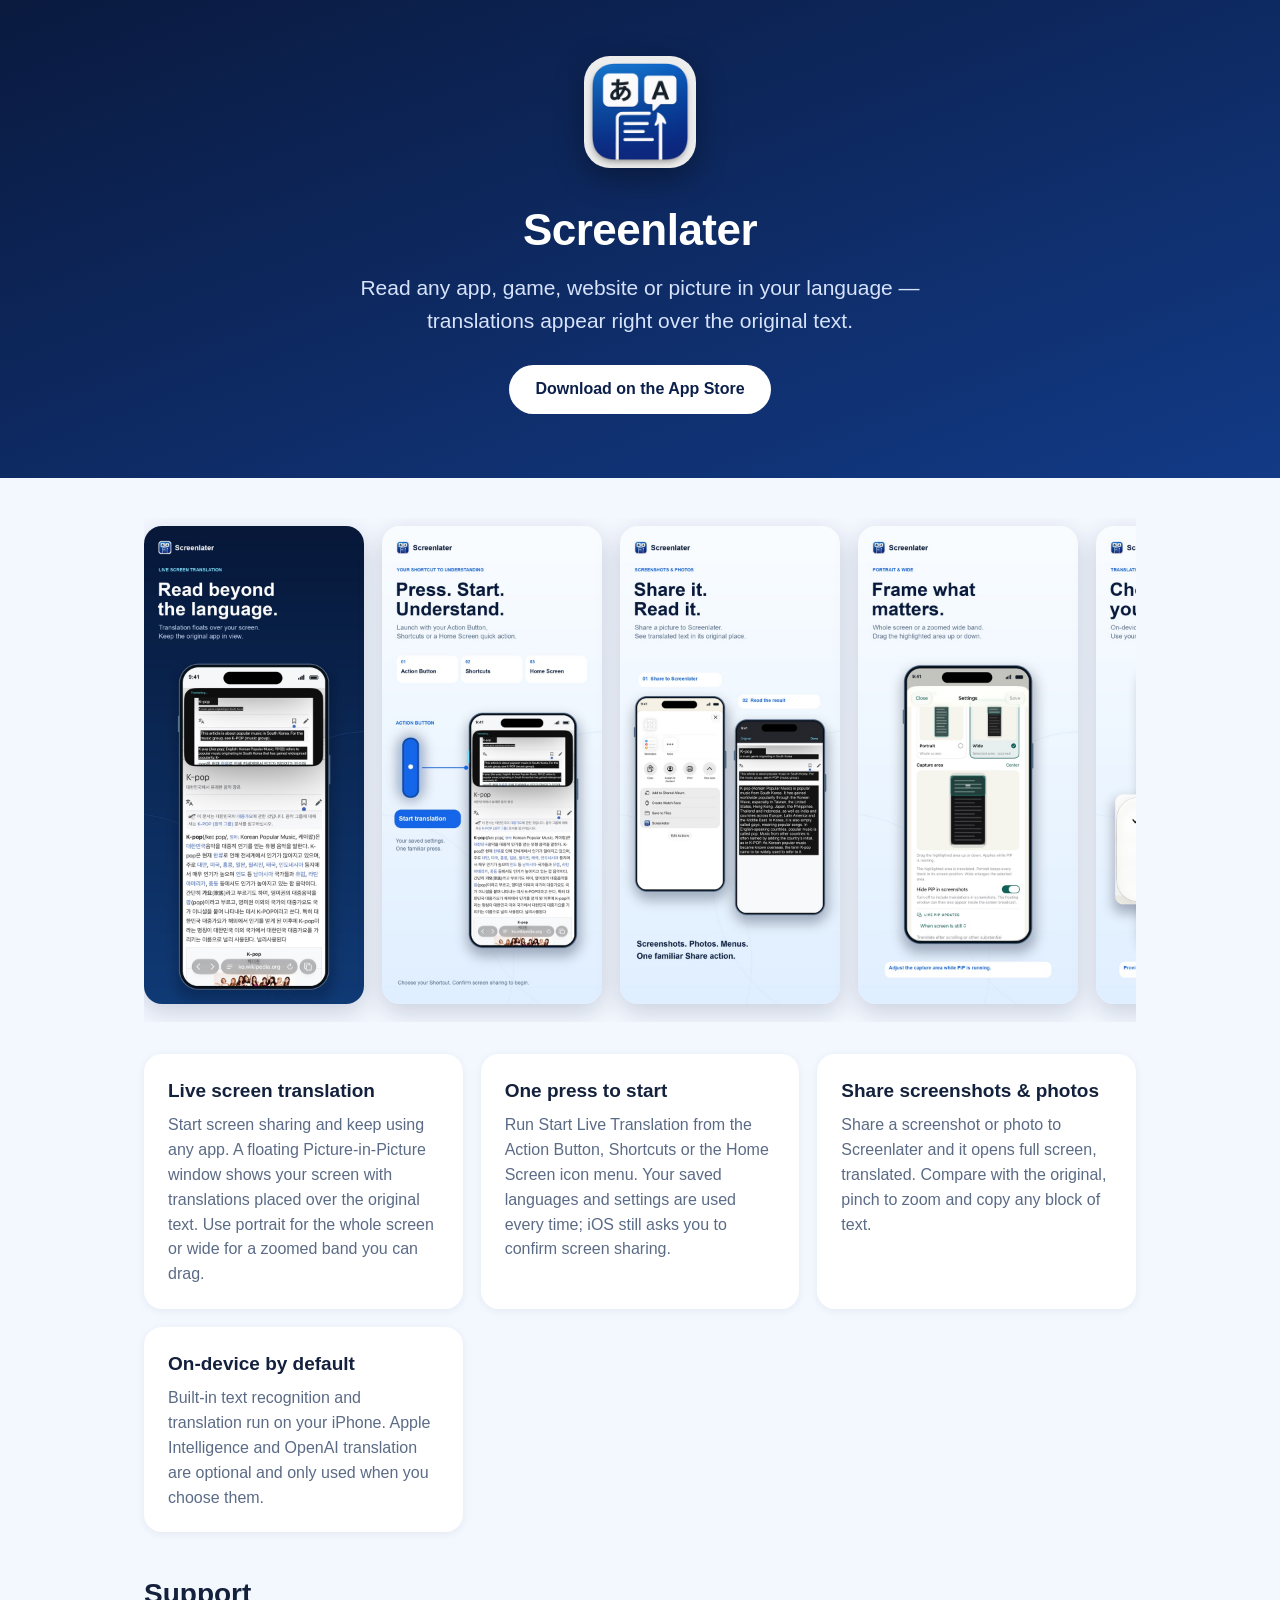
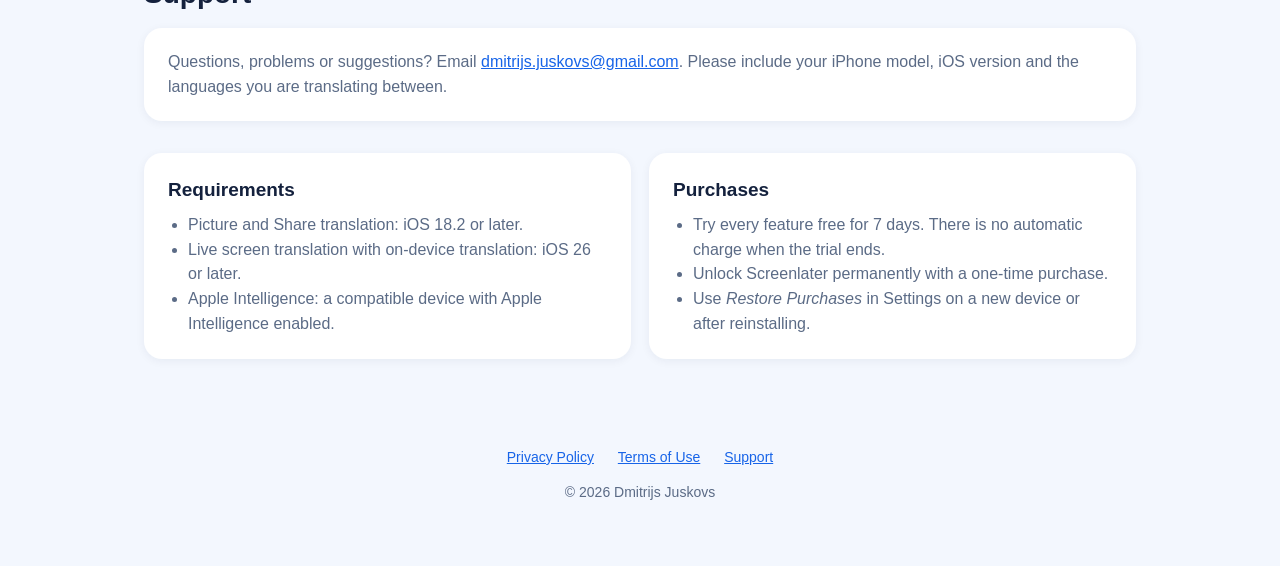
<file: screenlater/index.html>
<!DOCTYPE html>
<html lang="en">
<head>
  <meta charset="utf-8">
  <meta name="viewport" content="width=device-width, initial-scale=1">
  <title>Screenlater — Live screen &amp; photo translator for iPhone</title>
  <meta name="description" content="Screenlater translates the text on your iPhone screen and in your screenshots, placing translations right over the original text.">
  <meta name="apple-itunes-app" content="app-id=6749811789">
  <link rel="icon" href="img/icon.png">
  <link rel="apple-touch-icon" href="img/icon.png">
  <link rel="stylesheet" href="style.css">
</head>
<body>
  <header class="hero">
    <img class="icon" src="img/icon.png" alt="Screenlater app icon">
    <h1>Screenlater</h1>
    <p class="tagline">Read any app, game, website or picture in your language — translations appear right over the original text.</p>
    <a class="button" href="https://apps.apple.com/app/id6749811789">Download on the App Store</a>
  </header>

  <main>
    <div class="shots" aria-label="Screenshots">
      <img src="img/01-live-screen-translation.jpg" alt="Live translation in a floating Picture-in-Picture window">
      <img src="img/02-action-button-shortcuts.jpg" alt="Start translation with the Action Button">
      <img src="img/03-share-screenshots.jpg" alt="Share a screenshot to Screenlater">
      <img src="img/05-portrait-wide-controls.jpg" alt="Portrait and wide capture modes">
      <img src="img/07-translation-engines.jpg" alt="Choose your translation engine">
    </div>

    <div class="features">
      <div class="card">
        <h3>Live screen translation</h3>
        <p>Start screen sharing and keep using any app. A floating Picture-in-Picture window shows your screen with translations placed over the original text. Use portrait for the whole screen or wide for a zoomed band you can drag.</p>
      </div>
      <div class="card">
        <h3>One press to start</h3>
        <p>Run Start Live Translation from the Action Button, Shortcuts or the Home Screen icon menu. Your saved languages and settings are used every time; iOS still asks you to confirm screen sharing.</p>
      </div>
      <div class="card">
        <h3>Share screenshots &amp; photos</h3>
        <p>Share a screenshot or photo to Screenlater and it opens full screen, translated. Compare with the original, pinch to zoom and copy any block of text.</p>
      </div>
      <div class="card">
        <h3>On-device by default</h3>
        <p>Built-in text recognition and translation run on your iPhone. Apple Intelligence and OpenAI translation are optional and only used when you choose them.</p>
      </div>
    </div>

    <section id="support">
      <h2>Support</h2>
      <div class="card">
        <p>Questions, problems or suggestions? Email <a href="mailto:dmitrijs.juskovs@gmail.com?subject=Screenlater%20support">dmitrijs.juskovs@gmail.com</a>. Please include your iPhone model, iOS version and the languages you are translating between.</p>
      </div>
      <div class="features">
        <div class="card">
          <h3>Requirements</h3>
          <ul>
            <li>Picture and Share translation: iOS 18.2 or later.</li>
            <li>Live screen translation with on-device translation: iOS 26 or later.</li>
            <li>Apple Intelligence: a compatible device with Apple Intelligence enabled.</li>
          </ul>
        </div>
        <div class="card">
          <h3>Purchases</h3>
          <ul>
            <li>Try every feature free for 7 days. There is no automatic charge when the trial ends.</li>
            <li>Unlock Screenlater permanently with a one-time purchase.</li>
            <li>Use <em>Restore Purchases</em> in Settings on a new device or after reinstalling.</li>
          </ul>
        </div>
      </div>
    </section>
  </main>

  <footer>
    <a href="privacy.html">Privacy Policy</a>
    <a href="https://www.apple.com/legal/internet-services/itunes/dev/stdeula/">Terms of Use</a>
    <a href="#support">Support</a>
    <p>© 2026 Dmitrijs Juskovs</p>
  </footer>
</body>
</html>
</file>
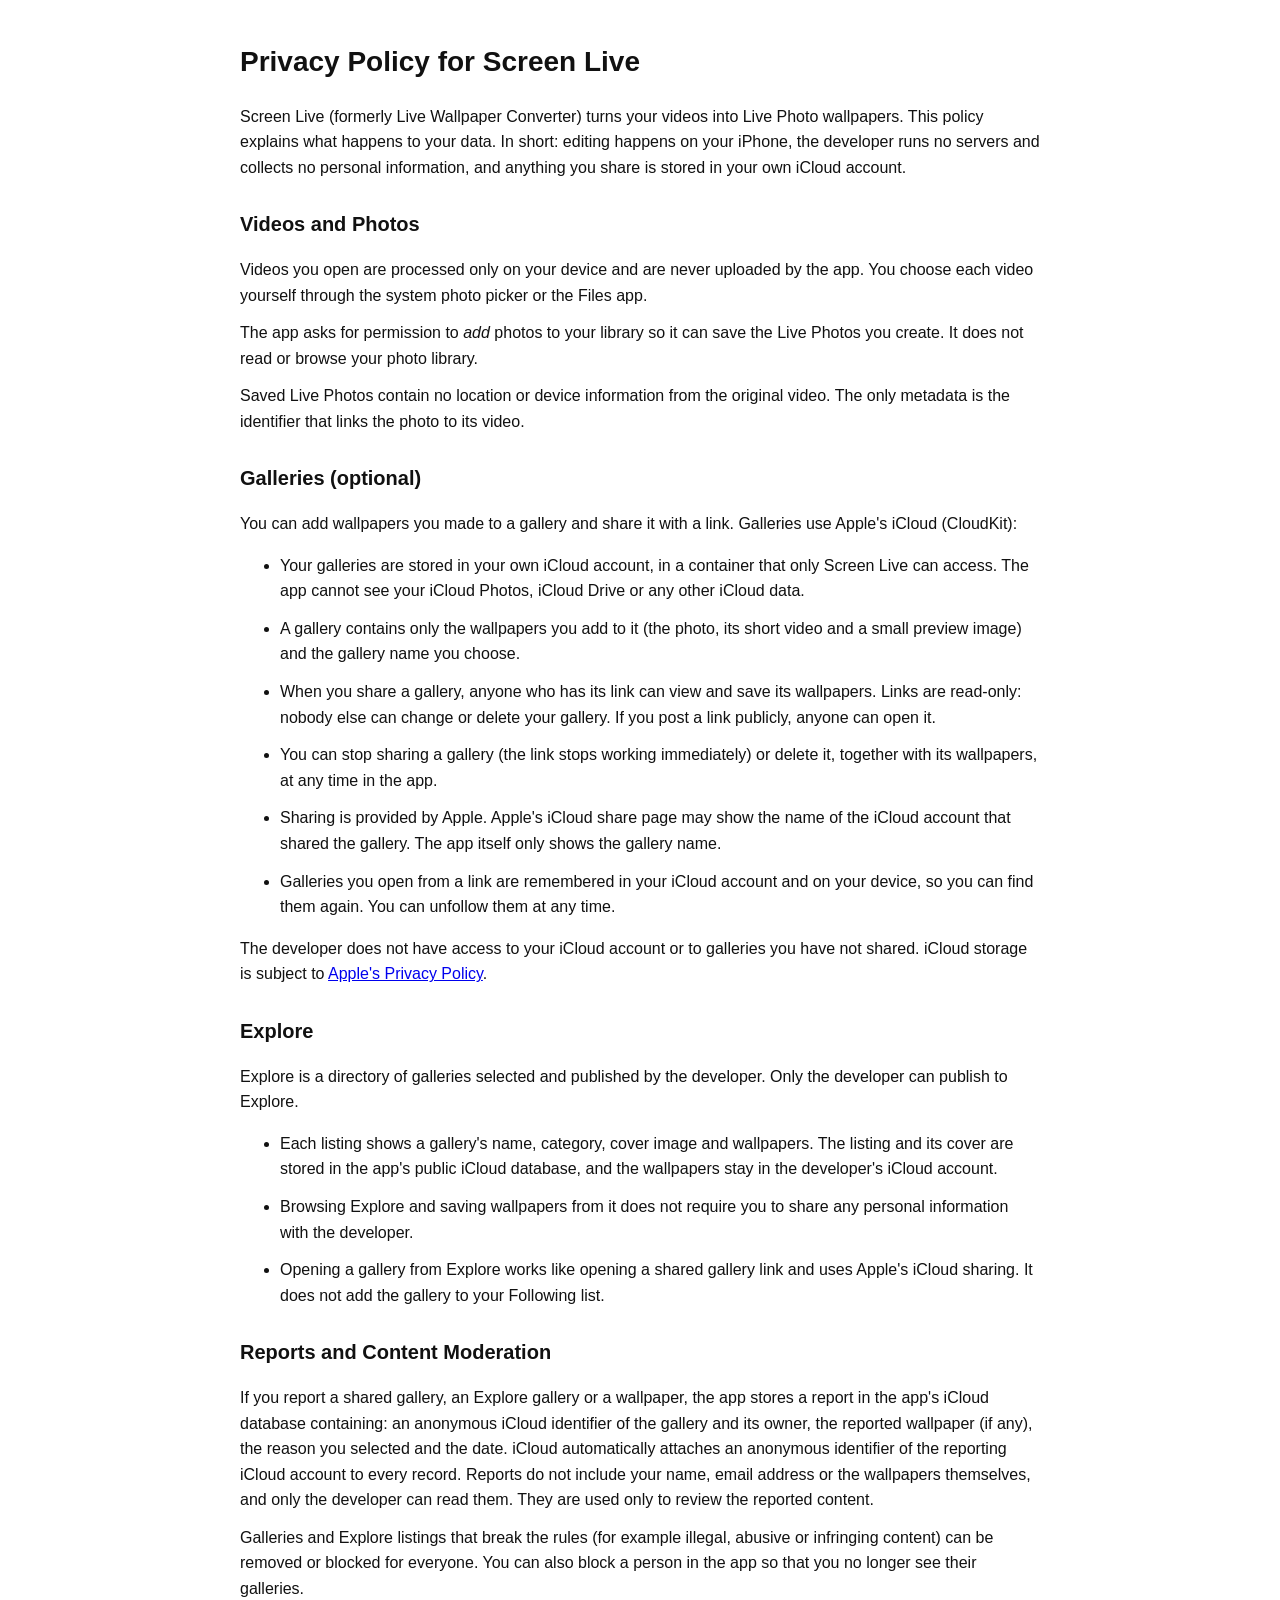
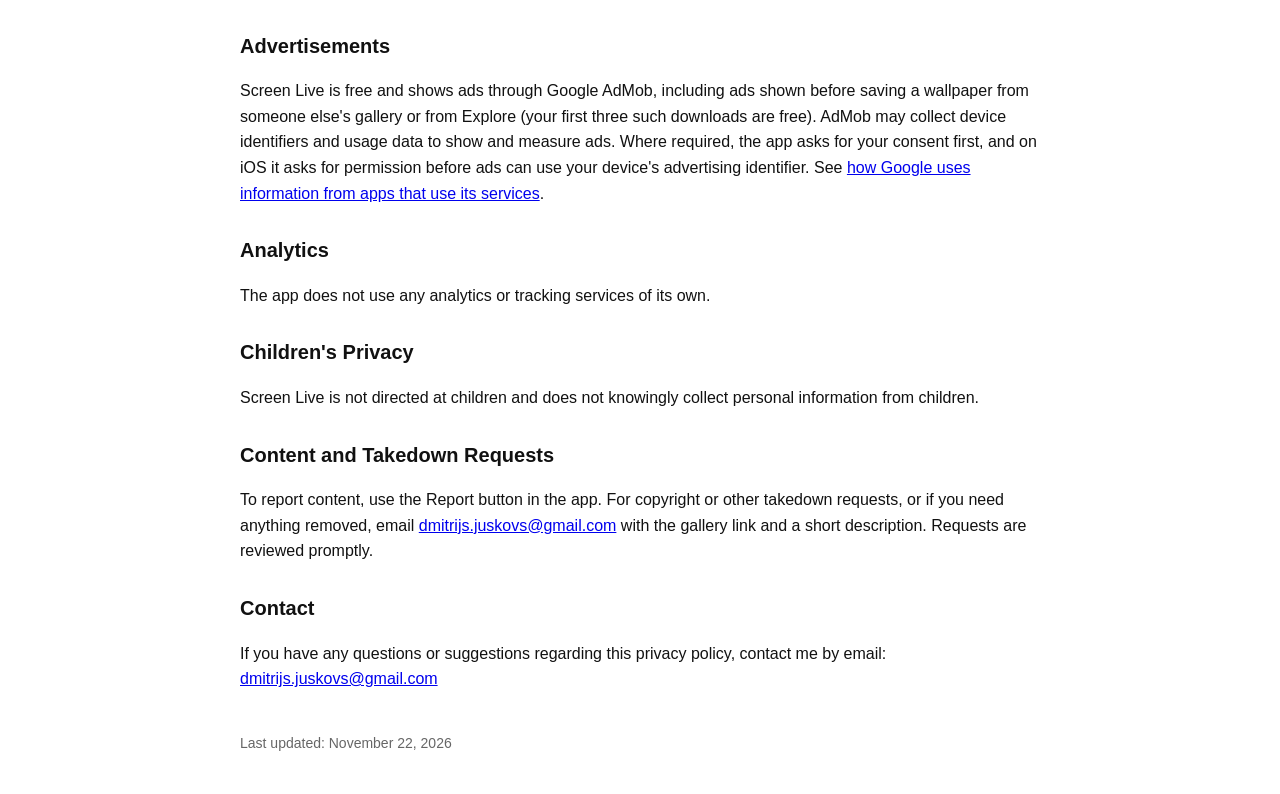
<file: LiveWallpaperConverter.html>
<!DOCTYPE html>
<html lang="en">
<head>
    <meta charset="UTF-8">
    <meta name="viewport" content="width=device-width, initial-scale=1.0">
    <title>Privacy Policy - Screen Live</title>
    <style>
        body {
            font-family: -apple-system, BlinkMacSystemFont, "Segoe UI", Roboto, Helvetica, Arial, sans-serif;
            line-height: 1.6;
            max-width: 800px;
            margin: 40px auto;
            padding: 0 20px;
            color: #111;
            background-color: #fff;
        }
        h1 {
            font-size: 28px;
        }
        h2 {
            margin-top: 28px;
            font-size: 20px;
        }
        p, li {
            margin: 12px 0;
        }
        .footer {
            margin-top: 40px;
            font-size: 14px;
            color: #666;
        }
    </style>
</head>
<body>

<h1>Privacy Policy for Screen Live</h1>

<p>Screen Live (formerly Live Wallpaper Converter) turns your videos into Live Photo wallpapers. This policy explains what happens to your data. In short: editing happens on your iPhone, the developer runs no servers and collects no personal information, and anything you share is stored in your own iCloud account.</p>

<h2>Videos and Photos</h2>

<p>Videos you open are processed only on your device and are never uploaded by the app. You choose each video yourself through the system photo picker or the Files app.</p>

<p>The app asks for permission to <em>add</em> photos to your library so it can save the Live Photos you create. It does not read or browse your photo library.</p>

<p>Saved Live Photos contain no location or device information from the original video. The only metadata is the identifier that links the photo to its video.</p>

<h2>Galleries (optional)</h2>

<p>You can add wallpapers you made to a gallery and share it with a link. Galleries use Apple's iCloud (CloudKit):</p>

<ul>
    <li>Your galleries are stored in your own iCloud account, in a container that only Screen Live can access. The app cannot see your iCloud Photos, iCloud Drive or any other iCloud data.</li>
    <li>A gallery contains only the wallpapers you add to it (the photo, its short video and a small preview image) and the gallery name you choose.</li>
    <li>When you share a gallery, anyone who has its link can view and save its wallpapers. Links are read-only: nobody else can change or delete your gallery. If you post a link publicly, anyone can open it.</li>
    <li>You can stop sharing a gallery (the link stops working immediately) or delete it, together with its wallpapers, at any time in the app.</li>
    <li>Sharing is provided by Apple. Apple's iCloud share page may show the name of the iCloud account that shared the gallery. The app itself only shows the gallery name.</li>
    <li>Galleries you open from a link are remembered in your iCloud account and on your device, so you can find them again. You can unfollow them at any time.</li>
</ul>

<p>The developer does not have access to your iCloud account or to galleries you have not shared. iCloud storage is subject to <a href="https://www.apple.com/legal/privacy/">Apple's Privacy Policy</a>.</p>

<h2>Explore</h2>

<p>Explore is a directory of galleries selected and published by the developer. Only the developer can publish to Explore.</p>

<ul>
    <li>Each listing shows a gallery's name, category, cover image and wallpapers. The listing and its cover are stored in the app's public iCloud database, and the wallpapers stay in the developer's iCloud account.</li>
    <li>Browsing Explore and saving wallpapers from it does not require you to share any personal information with the developer.</li>
    <li>Opening a gallery from Explore works like opening a shared gallery link and uses Apple's iCloud sharing. It does not add the gallery to your Following list.</li>
</ul>

<h2>Reports and Content Moderation</h2>

<p>If you report a shared gallery, an Explore gallery or a wallpaper, the app stores a report in the app's iCloud database containing: an anonymous iCloud identifier of the gallery and its owner, the reported wallpaper (if any), the reason you selected and the date. iCloud automatically attaches an anonymous identifier of the reporting iCloud account to every record. Reports do not include your name, email address or the wallpapers themselves, and only the developer can read them. They are used only to review the reported content.</p>

<p>Galleries and Explore listings that break the rules (for example illegal, abusive or infringing content) can be removed or blocked for everyone. You can also block a person in the app so that you no longer see their galleries.</p>

<h2>Advertisements</h2>

<p>Screen Live is free and shows ads through Google AdMob, including ads shown before saving a wallpaper from someone else's gallery or from Explore (your first three such downloads are free). AdMob may collect device identifiers and usage data to show and measure ads. Where required, the app asks for your consent first, and on iOS it asks for permission before ads can use your device's advertising identifier. See <a href="https://policies.google.com/technologies/ads">how Google uses information from apps that use its services</a>.</p>

<h2>Analytics</h2>

<p>The app does not use any analytics or tracking services of its own.</p>

<h2>Children's Privacy</h2>

<p>Screen Live is not directed at children and does not knowingly collect personal information from children.</p>

<h2>Content and Takedown Requests</h2>

<p>To report content, use the Report button in the app. For copyright or other takedown requests, or if you need anything removed, email <a href="mailto:dmitrijs.juskovs@gmail.com">dmitrijs.juskovs@gmail.com</a> with the gallery link and a short description. Requests are reviewed promptly.</p>

<h2>Contact</h2>

<p>If you have any questions or suggestions regarding this privacy policy, contact me by email: <a href="mailto:dmitrijs.juskovs@gmail.com">dmitrijs.juskovs@gmail.com</a></p>

<p class="footer">Last updated: November 22, 2026</p>

</body>
</html>
</file>
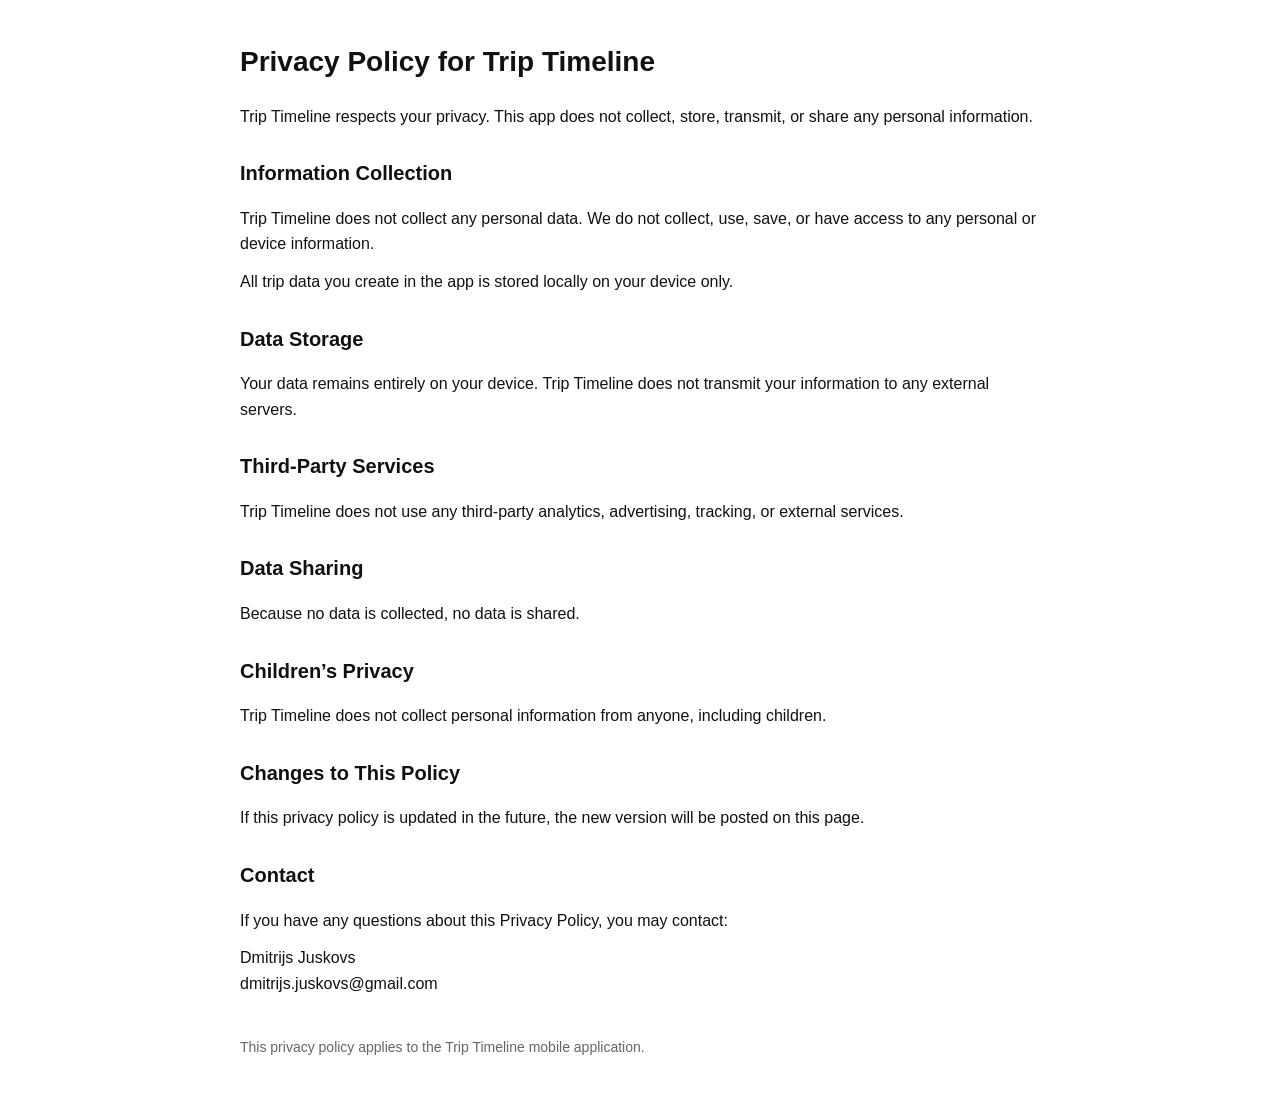
<file: trip_timeline.html>
<!DOCTYPE html>
<html lang="en">
<head>
    <meta charset="UTF-8">
    <meta name="viewport" content="width=device-width, initial-scale=1.0">
    <title>Privacy Policy - Trip Timeline</title>
    <style>
        body {
            font-family: -apple-system, BlinkMacSystemFont, "Segoe UI", Roboto, Helvetica, Arial, sans-serif;
            line-height: 1.6;
            max-width: 800px;
            margin: 40px auto;
            padding: 0 20px;
            color: #111;
            background-color: #fff;
        }
        h1 {
            font-size: 28px;
        }
        h2 {
            margin-top: 28px;
            font-size: 20px;
        }
        p {
            margin: 12px 0;
        }
        .footer {
            margin-top: 40px;
            font-size: 14px;
            color: #666;
        }
    </style>
</head>
<body>

<h1>Privacy Policy for Trip Timeline</h1>

<p>Trip Timeline respects your privacy. This app does not collect, store, transmit, or share any personal information.</p>

<h2>Information Collection</h2>

<p>Trip Timeline does not collect any personal data. We do not collect, use, save, or have access to any personal or device information.</p>

<p>All trip data you create in the app is stored locally on your device only.</p>

<h2>Data Storage</h2>

<p>Your data remains entirely on your device. Trip Timeline does not transmit your information to any external servers.</p>

<h2>Third-Party Services</h2>

<p>Trip Timeline does not use any third-party analytics, advertising, tracking, or external services.</p>

<h2>Data Sharing</h2>

<p>Because no data is collected, no data is shared.</p>

<h2>Children’s Privacy</h2>

<p>Trip Timeline does not collect personal information from anyone, including children.</p>

<h2>Changes to This Policy</h2>

<p>If this privacy policy is updated in the future, the new version will be posted on this page.</p>

<h2>Contact</h2>

<p>If you have any questions about this Privacy Policy, you may contact:</p>

<p>
Dmitrijs Juskovs<br>
dmitrijs.juskovs@gmail.com
</p>

<div class="footer">
This privacy policy applies to the Trip Timeline mobile application.
</div>

</body>
</html>
</file>
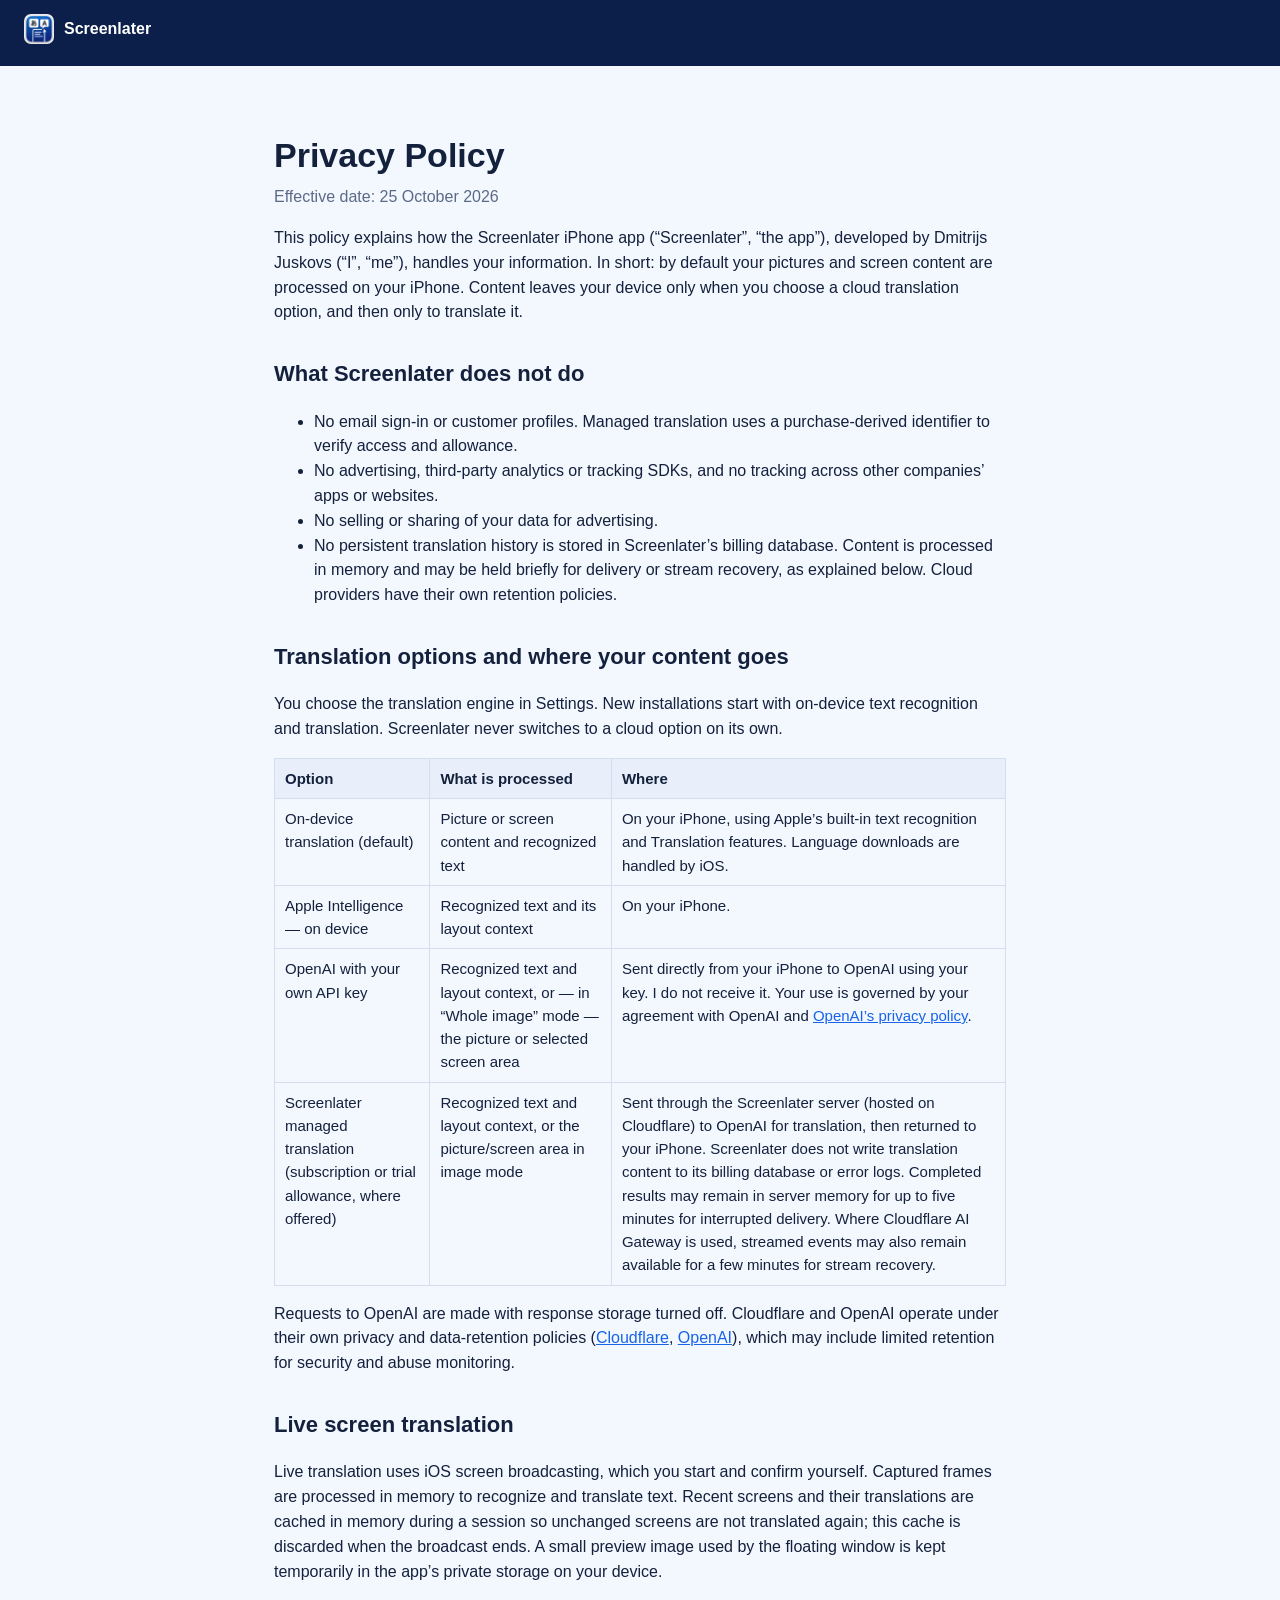
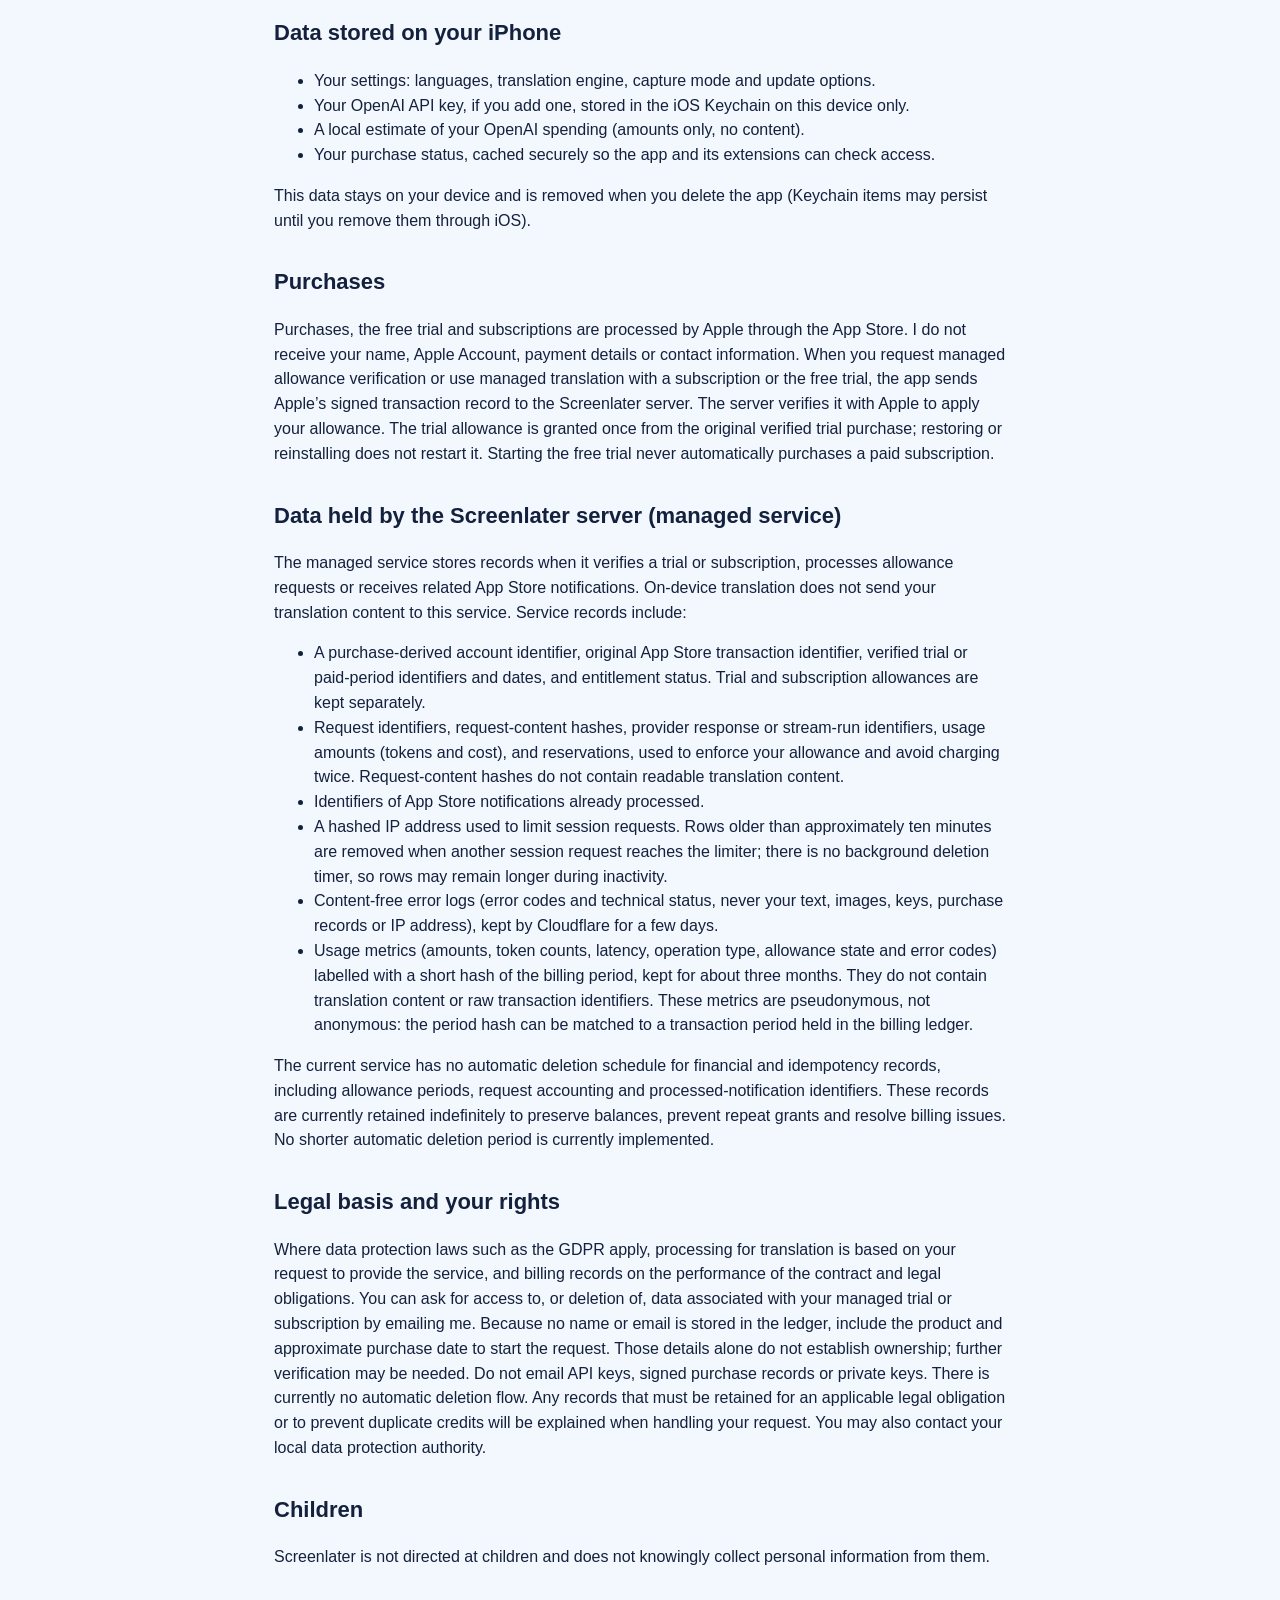
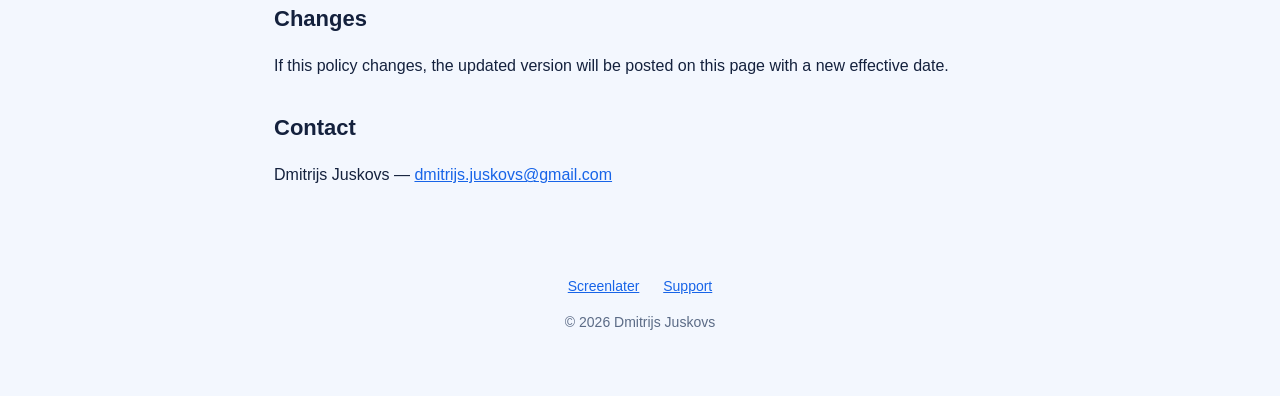
<file: screenlater/privacy.html>
<!DOCTYPE html>
<html lang="en">
<head>
  <meta charset="utf-8">
  <meta name="viewport" content="width=device-width, initial-scale=1">
  <title>Screenlater — Privacy Policy</title>
  <link rel="icon" href="img/icon.png">
  <link rel="stylesheet" href="style.css">
</head>
<body>
  <nav class="top"><a href="./"><img src="img/icon.png" alt="">Screenlater</a></nav>

  <div class="doc">
    <h1>Privacy Policy</h1>
    <p class="meta">Effective date: 25 October 2026</p>

    <p>This policy explains how the Screenlater iPhone app (“Screenlater”, “the app”), developed by Dmitrijs Juskovs (“I”, “me”), handles your information. In short: by default your pictures and screen content are processed on your iPhone. Content leaves your device only when you choose a cloud translation option, and then only to translate it.</p>

    <h2>What Screenlater does not do</h2>
    <ul>
      <li>No email sign-in or customer profiles. Managed translation uses a purchase-derived identifier to verify access and allowance.</li>
      <li>No advertising, third-party analytics or tracking SDKs, and no tracking across other companies’ apps or websites.</li>
      <li>No selling or sharing of your data for advertising.</li>
      <li>No persistent translation history is stored in Screenlater’s billing database. Content is processed in memory and may be held briefly for delivery or stream recovery, as explained below. Cloud providers have their own retention policies.</li>
    </ul>

    <h2>Translation options and where your content goes</h2>
    <p>You choose the translation engine in Settings. New installations start with on-device text recognition and translation. Screenlater never switches to a cloud option on its own.</p>
    <table>
      <tr><th>Option</th><th>What is processed</th><th>Where</th></tr>
      <tr><td>On-device translation (default)</td><td>Picture or screen content and recognized text</td><td>On your iPhone, using Apple’s built-in text recognition and Translation features. Language downloads are handled by iOS.</td></tr>
      <tr><td>Apple Intelligence — on device</td><td>Recognized text and its layout context</td><td>On your iPhone.</td></tr>
      <tr><td>OpenAI with your own API key</td><td>Recognized text and layout context, or — in “Whole image” mode — the picture or selected screen area</td><td>Sent directly from your iPhone to OpenAI using your key. I do not receive it. Your use is governed by your agreement with OpenAI and <a href="https://openai.com/policies/privacy-policy/">OpenAI’s privacy policy</a>.</td></tr>
      <tr><td>Screenlater managed translation (subscription or trial allowance, where offered)</td><td>Recognized text and layout context, or the picture/screen area in image mode</td><td>Sent through the Screenlater server (hosted on Cloudflare) to OpenAI for translation, then returned to your iPhone. Screenlater does not write translation content to its billing database or error logs. Completed results may remain in server memory for up to five minutes for interrupted delivery. Where Cloudflare AI Gateway is used, streamed events may also remain available for a few minutes for stream recovery.</td></tr>
    </table>
    <p>Requests to OpenAI are made with response storage turned off. Cloudflare and OpenAI operate under their own privacy and data-retention policies (<a href="https://www.cloudflare.com/privacypolicy/">Cloudflare</a>, <a href="https://openai.com/policies/privacy-policy/">OpenAI</a>), which may include limited retention for security and abuse monitoring.</p>

    <h2>Live screen translation</h2>
    <p>Live translation uses iOS screen broadcasting, which you start and confirm yourself. Captured frames are processed in memory to recognize and translate text. Recent screens and their translations are cached in memory during a session so unchanged screens are not translated again; this cache is discarded when the broadcast ends. A small preview image used by the floating window is kept temporarily in the app’s private storage on your device.</p>

    <h2>Data stored on your iPhone</h2>
    <ul>
      <li>Your settings: languages, translation engine, capture mode and update options.</li>
      <li>Your OpenAI API key, if you add one, stored in the iOS Keychain on this device only.</li>
      <li>A local estimate of your OpenAI spending (amounts only, no content).</li>
      <li>Your purchase status, cached securely so the app and its extensions can check access.</li>
    </ul>
    <p>This data stays on your device and is removed when you delete the app (Keychain items may persist until you remove them through iOS).</p>

    <h2>Purchases</h2>
    <p>Purchases, the free trial and subscriptions are processed by Apple through the App Store. I do not receive your name, Apple Account, payment details or contact information. When you request managed allowance verification or use managed translation with a subscription or the free trial, the app sends Apple’s signed transaction record to the Screenlater server. The server verifies it with Apple to apply your allowance. The trial allowance is granted once from the original verified trial purchase; restoring or reinstalling does not restart it. Starting the free trial never automatically purchases a paid subscription.</p>

    <h2>Data held by the Screenlater server (managed service)</h2>
    <p>The managed service stores records when it verifies a trial or subscription, processes allowance requests or receives related App Store notifications. On-device translation does not send your translation content to this service. Service records include:</p>
    <ul>
      <li>A purchase-derived account identifier, original App Store transaction identifier, verified trial or paid-period identifiers and dates, and entitlement status. Trial and subscription allowances are kept separately.</li>
      <li>Request identifiers, request-content hashes, provider response or stream-run identifiers, usage amounts (tokens and cost), and reservations, used to enforce your allowance and avoid charging twice. Request-content hashes do not contain readable translation content.</li>
      <li>Identifiers of App Store notifications already processed.</li>
      <li>A hashed IP address used to limit session requests. Rows older than approximately ten minutes are removed when another session request reaches the limiter; there is no background deletion timer, so rows may remain longer during inactivity.</li>
      <li>Content-free error logs (error codes and technical status, never your text, images, keys, purchase records or IP address), kept by Cloudflare for a few days.</li>
      <li>Usage metrics (amounts, token counts, latency, operation type, allowance state and error codes) labelled with a short hash of the billing period, kept for about three months. They do not contain translation content or raw transaction identifiers. These metrics are pseudonymous, not anonymous: the period hash can be matched to a transaction period held in the billing ledger.</li>
    </ul>
    <p>The current service has no automatic deletion schedule for financial and idempotency records, including allowance periods, request accounting and processed-notification identifiers. These records are currently retained indefinitely to preserve balances, prevent repeat grants and resolve billing issues. No shorter automatic deletion period is currently implemented.</p>

    <h2>Legal basis and your rights</h2>
    <p>Where data protection laws such as the GDPR apply, processing for translation is based on your request to provide the service, and billing records on the performance of the contract and legal obligations. You can ask for access to, or deletion of, data associated with your managed trial or subscription by emailing me. Because no name or email is stored in the ledger, include the product and approximate purchase date to start the request. Those details alone do not establish ownership; further verification may be needed. Do not email API keys, signed purchase records or private keys. There is currently no automatic deletion flow. Any records that must be retained for an applicable legal obligation or to prevent duplicate credits will be explained when handling your request. You may also contact your local data protection authority.</p>

    <h2>Children</h2>
    <p>Screenlater is not directed at children and does not knowingly collect personal information from them.</p>

    <h2>Changes</h2>
    <p>If this policy changes, the updated version will be posted on this page with a new effective date.</p>

    <h2>Contact</h2>
    <p>Dmitrijs Juskovs — <a href="mailto:dmitrijs.juskovs@gmail.com?subject=Screenlater%20privacy">dmitrijs.juskovs@gmail.com</a></p>
  </div>

  <footer>
    <a href="./">Screenlater</a>
    <a href="./#support">Support</a>
    <p>© 2026 Dmitrijs Juskovs</p>
  </footer>
</body>
</html>
</file>
<file: screenlater/style.css>
:root {
  --navy: #0b1f4a;
  --blue: #1764e8;
  --ink: #14213d;
  --muted: #5b6b86;
  --bg: #f3f7fe;
  --card: #ffffff;
}
* { box-sizing: border-box; }
body {
  margin: 0;
  font-family: -apple-system, BlinkMacSystemFont, "SF Pro Text", "Segoe UI", Roboto, Helvetica, Arial, sans-serif;
  color: var(--ink);
  background: var(--bg);
  line-height: 1.55;
}
a { color: var(--blue); }
header.hero {
  background: linear-gradient(160deg, #0a1a3f 0%, #123a86 100%);
  color: #fff;
  padding: 56px 24px 64px;
  text-align: center;
}
header.hero img.icon { width: 112px; height: 112px; border-radius: 26px; box-shadow: 0 10px 30px rgba(0,0,0,.35); }
header.hero h1 { font-size: 44px; margin: 20px 0 8px; letter-spacing: -0.5px; }
header.hero p.tagline { font-size: 21px; margin: 0 auto 28px; max-width: 620px; color: #d6e3fb; }
.button {
  display: inline-block;
  background: #fff;
  color: var(--navy);
  text-decoration: none;
  font-weight: 600;
  padding: 12px 26px;
  border-radius: 999px;
}
main { max-width: 1040px; margin: 0 auto; padding: 40px 24px 24px; }
.shots { display: flex; gap: 18px; overflow-x: auto; padding: 8px 2px 18px; scroll-snap-type: x mandatory; }
.shots img { width: 220px; flex: 0 0 auto; border-radius: 18px; box-shadow: 0 8px 24px rgba(11,31,74,.18); scroll-snap-align: start; }
.features { display: grid; grid-template-columns: repeat(auto-fit, minmax(280px, 1fr)); gap: 18px; margin: 32px 0; }
.card { background: var(--card); border-radius: 18px; padding: 22px 24px; box-shadow: 0 2px 10px rgba(11,31,74,.06); }
.card h3 { margin: 0 0 8px; font-size: 19px; }
.card p, .card ul { margin: 0; color: var(--muted); }
.card ul { padding-left: 20px; }
section h2 { font-size: 28px; margin: 40px 0 12px; }
.doc { max-width: 780px; margin: 0 auto; padding: 40px 24px; }
.doc h1 { font-size: 34px; margin-bottom: 4px; }
.doc h2 { font-size: 22px; margin-top: 32px; }
.doc .meta { color: var(--muted); margin-top: 0; }
.doc table { border-collapse: collapse; width: 100%; margin: 12px 0; font-size: 15px; }
.doc th, .doc td { border: 1px solid #d5deee; padding: 8px 10px; text-align: left; vertical-align: top; }
.doc th { background: #e8effb; }
nav.top { background: var(--navy); padding: 14px 24px; }
nav.top a { color: #fff; text-decoration: none; font-weight: 600; display: inline-flex; align-items: center; gap: 10px; }
nav.top img { width: 30px; height: 30px; border-radius: 7px; }
footer { text-align: center; color: var(--muted); font-size: 14px; padding: 32px 24px 48px; }
footer a { margin: 0 10px; }
</file>
